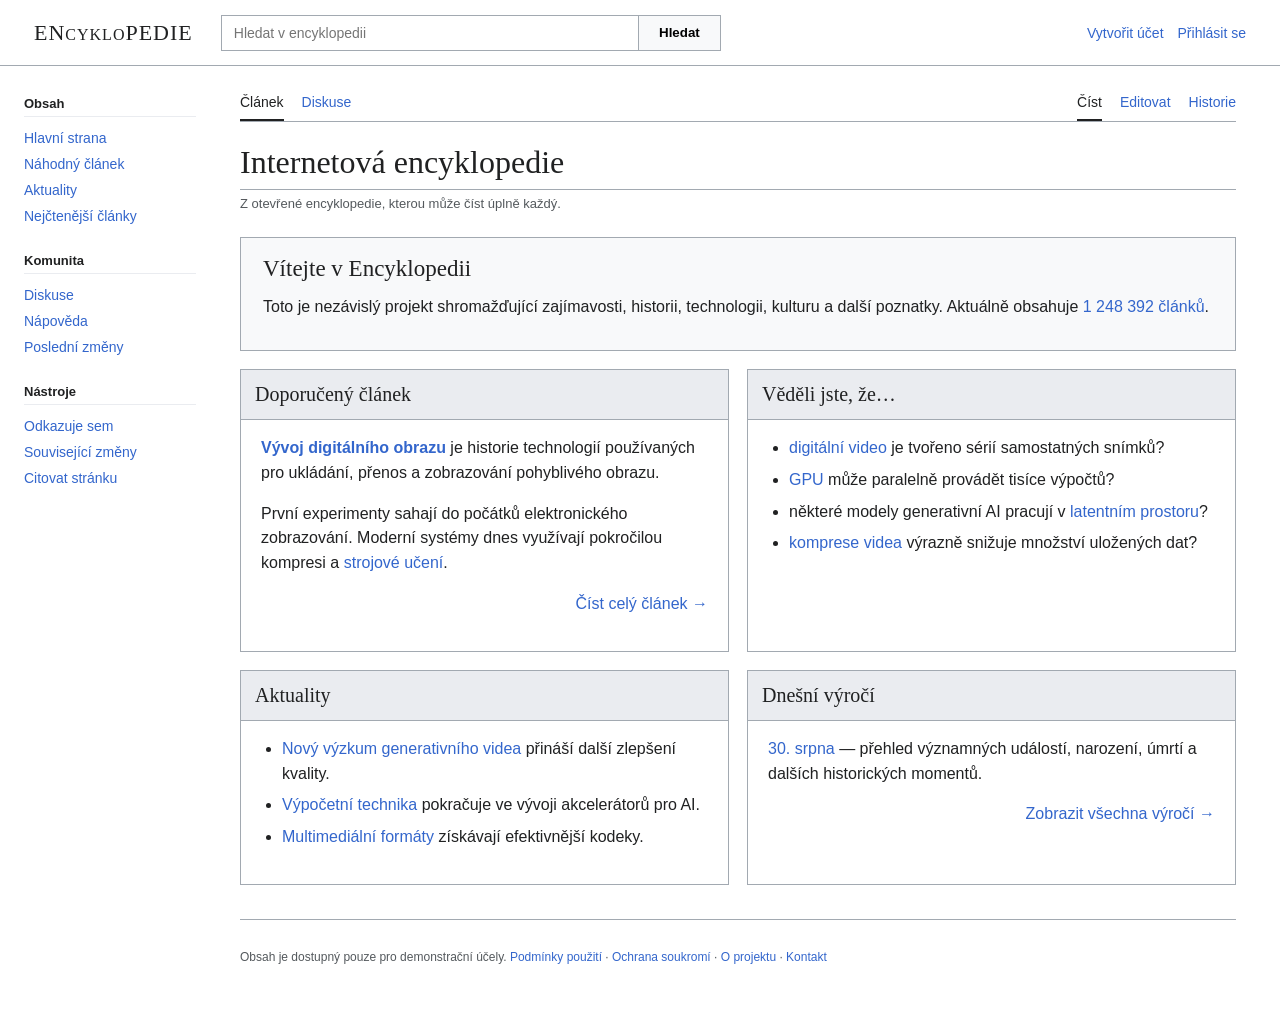
<file: index.html>
<!DOCTYPE html>
<html lang="cs">
<head>
  <meta charset="UTF-8">
  <meta name="viewport" content="width=device-width, initial-scale=1.0">
  <title>Encyklopedie — Hlavní strana</title>
  <link rel="stylesheet" href="style.css">
</head>
<body>
  <header class="topbar">
    <a class="brand" href="video.html">EN<span>CYKLO</span>PEDIE</a>

    <form class="search" action="video.html">
      <input type="text" placeholder="Hledat v encyklopedii">
      <button type="submit">Hledat</button>
    </form>

    <nav class="account-links">
      <a href="video.html">Vytvořit účet</a>
      <a href="video.html">Přihlásit se</a>
    </nav>
  </header>

  <div class="layout">
    <aside class="sidebar">
      <h3>Obsah</h3>
      <a href="video.html">Hlavní strana</a>
      <a href="video.html">Náhodný článek</a>
      <a href="video.html">Aktuality</a>
      <a href="video.html">Nejčtenější články</a>

      <h3>Komunita</h3>
      <a href="video.html">Diskuse</a>
      <a href="video.html">Nápověda</a>
      <a href="video.html">Poslední změny</a>

      <h3>Nástroje</h3>
      <a href="video.html">Odkazuje sem</a>
      <a href="video.html">Související změny</a>
      <a href="video.html">Citovat stránku</a>
    </aside>

    <main class="content">
      <div class="article-tools">
        <div>
          <a class="active" href="video.html">Článek</a>
          <a href="video.html">Diskuse</a>
        </div>
        <div>
          <a class="active" href="video.html">Číst</a>
          <a href="video.html">Editovat</a>
          <a href="video.html">Historie</a>
        </div>
      </div>

      <h1>Internetová encyklopedie</h1>
      <p class="subtitle">Z otevřené encyklopedie, kterou může číst úplně každý.</p>

      <section class="welcome">
        <h2>Vítejte v Encyklopedii</h2>
        <p>
          Toto je nezávislý projekt shromažďující zajímavosti, historii,
          technologii, kulturu a další poznatky. Aktuálně obsahuje
          <a href="video.html">1 248 392 článků</a>.
        </p>
      </section>

      <div class="columns">
        <section class="card">
          <h2>Doporučený článek</h2>
          <p>
            <strong><a href="video.html">Vývoj digitálního obrazu</a></strong>
            je historie technologií používaných pro ukládání, přenos a
            zobrazování pohyblivého obrazu.
          </p>
          <p>
            První experimenty sahají do počátků elektronického zobrazování.
            Moderní systémy dnes využívají pokročilou kompresi a
            <a href="video.html">strojové učení</a>.
          </p>
          <p class="more"><a href="video.html">Číst celý článek →</a></p>
        </section>

        <section class="card">
          <h2>Věděli jste, že…</h2>
          <ul>
            <li><a href="video.html">digitální video</a> je tvořeno sérií samostatných snímků?</li>
            <li><a href="video.html">GPU</a> může paralelně provádět tisíce výpočtů?</li>
            <li>některé modely generativní AI pracují v <a href="video.html">latentním prostoru</a>?</li>
            <li><a href="video.html">komprese videa</a> výrazně snižuje množství uložených dat?</li>
          </ul>
        </section>

        <section class="card">
          <h2>Aktuality</h2>
          <ul>
            <li><a href="video.html">Nový výzkum generativního videa</a> přináší další zlepšení kvality.</li>
            <li><a href="video.html">Výpočetní technika</a> pokračuje ve vývoji akcelerátorů pro AI.</li>
            <li><a href="video.html">Multimediální formáty</a> získávají efektivnější kodeky.</li>
          </ul>
        </section>

        <section class="card">
          <h2>Dnešní výročí</h2>
          <p>
            <a href="video.html">30. srpna</a> — přehled významných událostí,
            narození, úmrtí a dalších historických momentů.
          </p>
          <p class="more"><a href="video.html">Zobrazit všechna výročí →</a></p>
        </section>
      </div>

      <section class="footer-note">
        <p>
          Obsah je dostupný pouze pro demonstrační účely.
          <a href="video.html">Podmínky použití</a> ·
          <a href="video.html">Ochrana soukromí</a> ·
          <a href="video.html">O projektu</a> ·
          <a href="video.html">Kontakt</a>
        </p>
      </section>
    </main>
  </div>
</body>
</html>
</file>
<file: style.css>
* {
  box-sizing: border-box;
}

html, body {
  margin: 0;
  min-height: 100%;
  font-family: -apple-system, BlinkMacSystemFont, "Segoe UI", Arial, sans-serif;
  color: #202122;
  background: #ffffff;
}

a {
  color: #3366cc;
  text-decoration: none;
}

a:hover {
  text-decoration: underline;
}

.topbar {
  height: 66px;
  display: flex;
  align-items: center;
  gap: 28px;
  padding: 0 34px;
  border-bottom: 1px solid #a2a9b1;
  background: #fff;
}

.brand {
  color: #202122;
  font-family: Georgia, "Times New Roman", serif;
  font-size: 22px;
  letter-spacing: 1px;
  white-space: nowrap;
}

.brand span {
  font-size: 16px;
}

.search {
  display: flex;
  width: min(500px, 45vw);
}

.search input {
  flex: 1;
  min-width: 100px;
  height: 36px;
  padding: 0 12px;
  border: 1px solid #a2a9b1;
  font-size: 14px;
}

.search button {
  height: 36px;
  padding: 0 20px;
  border: 1px solid #a2a9b1;
  border-left: 0;
  background: #f8f9fa;
  font-weight: 600;
  cursor: pointer;
}

.account-links {
  margin-left: auto;
  display: flex;
  gap: 14px;
  font-size: 14px;
}

.layout {
  display: grid;
  grid-template-columns: 220px 1fr;
  max-width: 1500px;
  margin: 0 auto;
}

.sidebar {
  padding: 30px 24px;
  font-size: 14px;
}

.sidebar h3 {
  margin: 24px 0 8px;
  padding-bottom: 5px;
  border-bottom: 1px solid #eaecf0;
  font-size: 13px;
}

.sidebar h3:first-child {
  margin-top: 0;
}

.sidebar a {
  display: block;
  padding: 5px 0;
}

.content {
  min-width: 0;
  padding: 18px 44px 50px 20px;
}

.article-tools {
  display: flex;
  justify-content: space-between;
  border-bottom: 1px solid #a2a9b1;
  font-size: 14px;
}

.article-tools div {
  display: flex;
  gap: 18px;
}

.article-tools a {
  padding: 10px 0 9px;
}

.article-tools .active {
  color: #202122;
  border-bottom: 2px solid #202122;
}

h1 {
  margin: 22px 0 4px;
  font-family: Georgia, "Times New Roman", serif;
  font-size: 32px;
  font-weight: 400;
  border-bottom: 1px solid #a2a9b1;
  padding-bottom: 8px;
}

.subtitle {
  margin-top: 6px;
  font-size: 13px;
  color: #54595d;
}

.welcome {
  margin-top: 26px;
  border: 1px solid #a2a9b1;
  background: #f8f9fa;
  padding: 18px 22px;
}

.welcome h2 {
  margin: 0 0 8px;
  font-family: Georgia, "Times New Roman", serif;
  font-size: 23px;
  font-weight: 400;
}

.columns {
  display: grid;
  grid-template-columns: 1fr 1fr;
  gap: 18px;
  margin-top: 18px;
}

.card {
  border: 1px solid #a2a9b1;
  padding: 18px 20px;
  background: #fff;
  line-height: 1.55;
}

.card h2 {
  margin: -18px -20px 14px;
  padding: 9px 14px;
  border-bottom: 1px solid #a2a9b1;
  background: #eaecf0;
  font-family: Georgia, "Times New Roman", serif;
  font-size: 20px;
  font-weight: 400;
}

.card ul {
  padding-left: 21px;
}

.card li {
  margin: 7px 0;
}

.more {
  text-align: right;
}

.footer-note {
  margin-top: 34px;
  padding-top: 18px;
  border-top: 1px solid #a2a9b1;
  font-size: 12px;
  color: #54595d;
}

/* Fullscreen video page */
.video-page {
  margin: 0;
  width: 100vw;
  height: 100vh;
  overflow: hidden;
  background: #000;
}

.fullscreen-video {
  position: fixed;
  inset: 0;
  width: 100vw;
  height: 100vh;
  object-fit: cover;
  object-position: center;
  background: #000;
}

@media (max-width: 800px) {
  .topbar {
    padding: 0 12px;
    gap: 10px;
  }

  .brand {
    font-size: 16px;
  }

  .account-links {
    display: none;
  }

  .search {
    width: auto;
    flex: 1;
  }

  .layout {
    display: block;
  }

  .sidebar {
    display: none;
  }

  .content {
    padding: 14px;
  }

  .columns {
    grid-template-columns: 1fr;
  }
}
</file>
